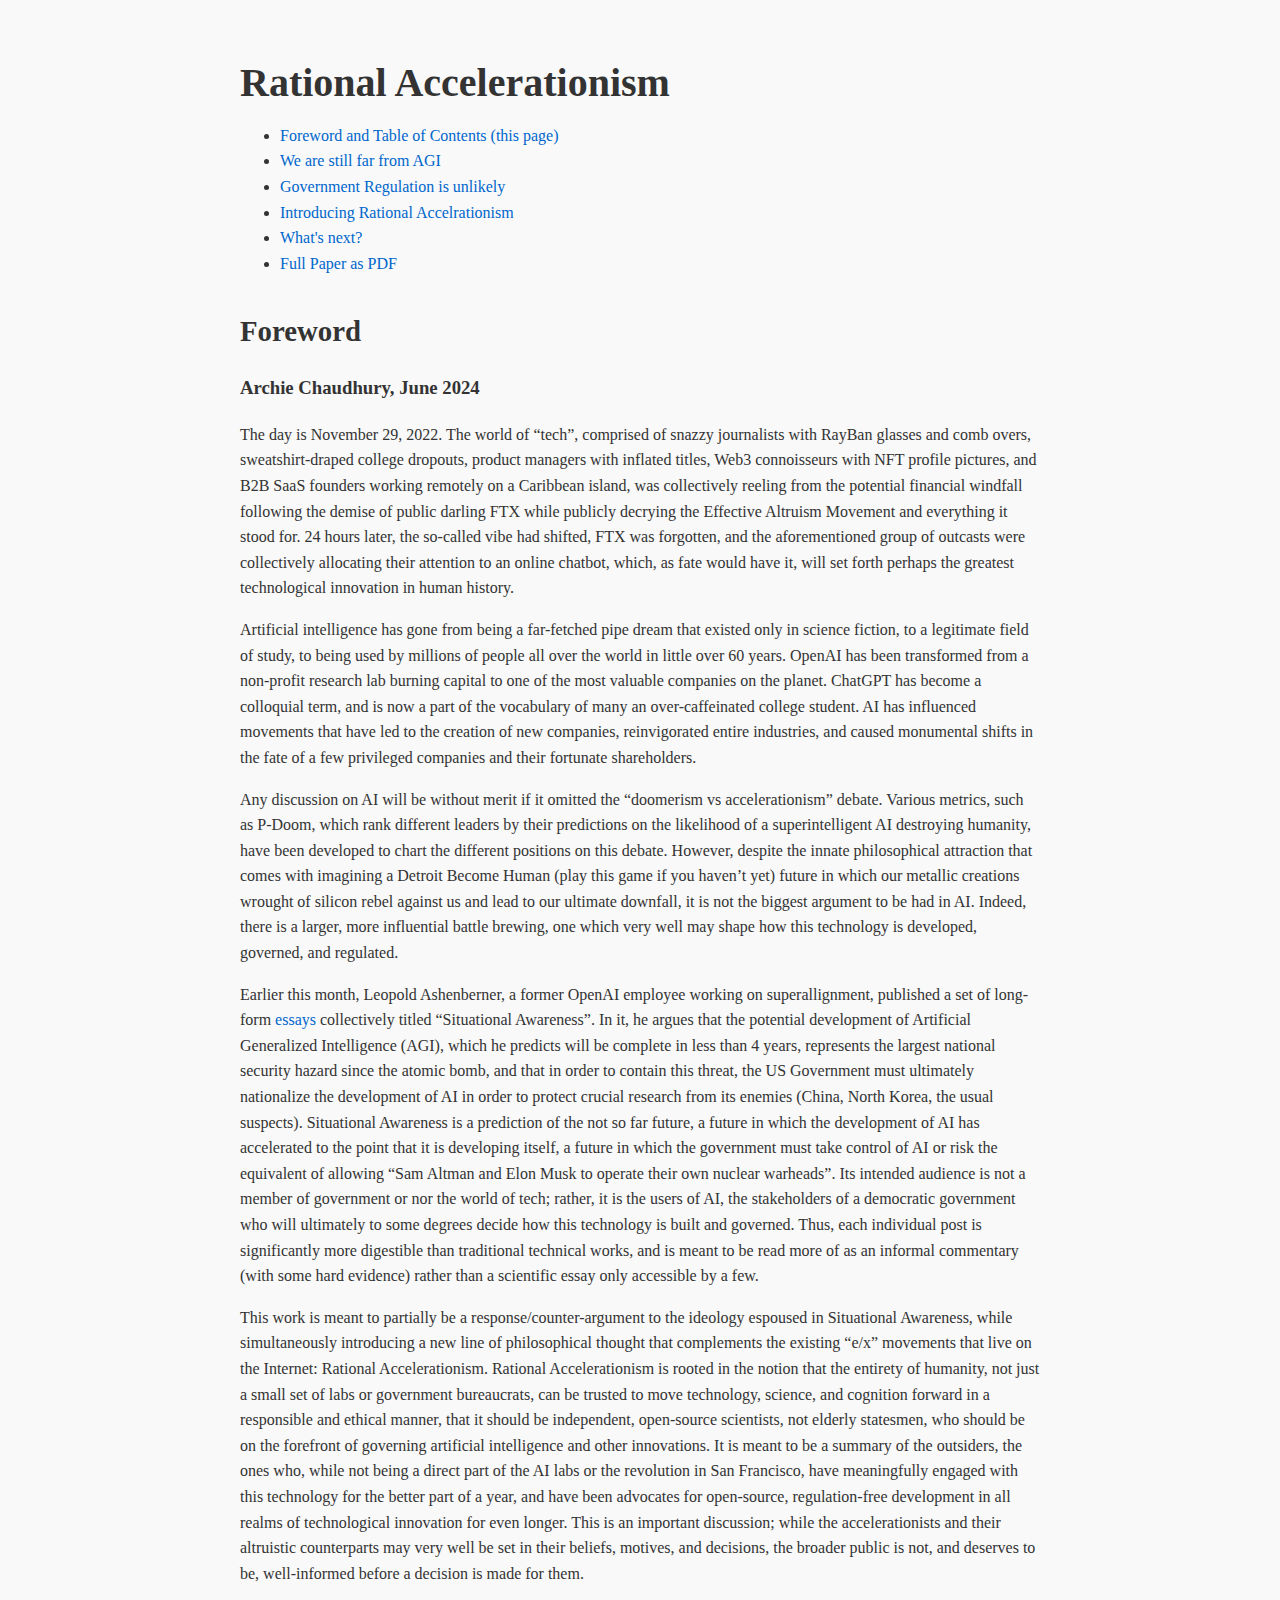
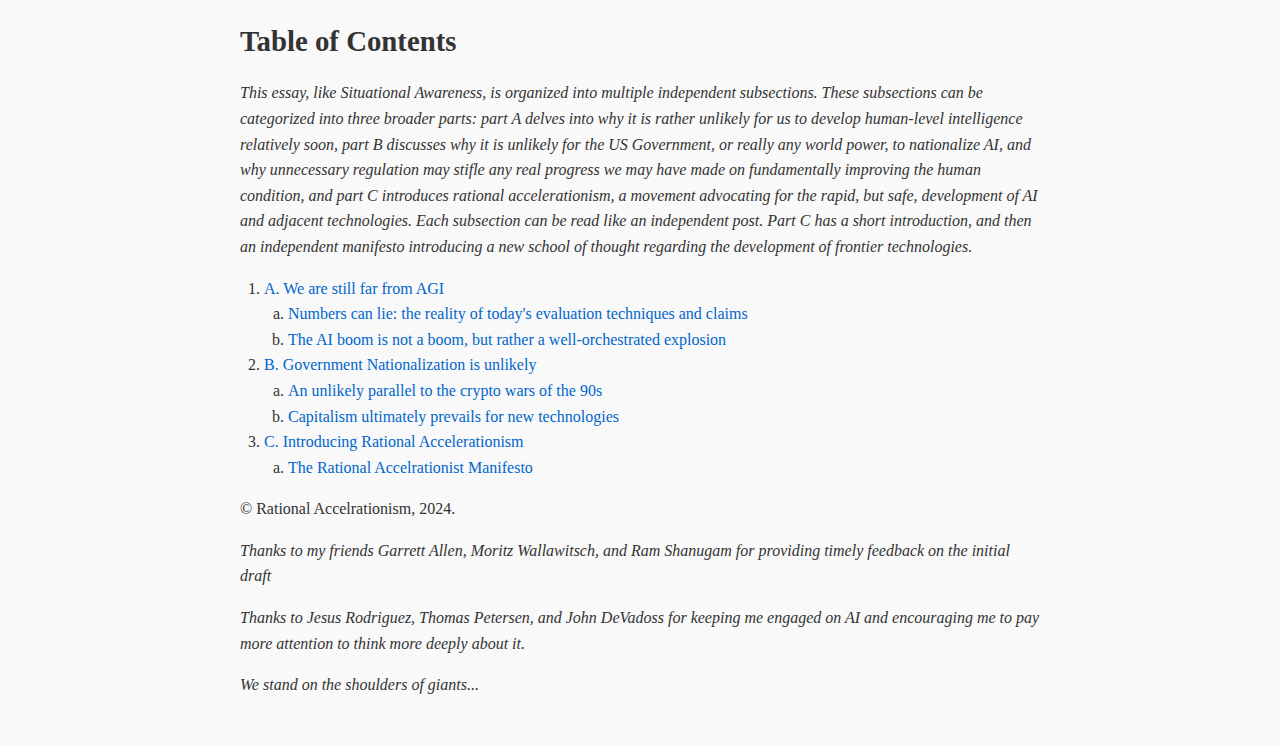
<file: index.html>
<!DOCTYPE html>
<html lang="en">
<head>
    <meta charset="UTF-8">
    <meta name="viewport" content="width=device-width, initial-scale=1.0">
    <title>Rational Accelerationism</title>
    <link rel="stylesheet" href="styles.css">
</head>
<body>
    <header>
        <h1>Rational Accelerationism</h1>
        <nav>
            <ul>
                <li><a href="index.html">Foreword and Table of Contents (this page)</a></li>
                <li><a href="part-a.html">We are still far from AGI</a></li>
                <li><a href="part-b.html">Government Regulation is unlikely</a></li>
                <li><a href="part-c.html">Introducing Rational Accelrationism</a></li>
                <li><a href="part-d.html">What's next?</a></li>
                <li><a href = "images\rational-accelrationism.pdf">Full Paper as PDF</a></li>
                
            </ul>
        </nav>
    </header>
    
    <main>
        <section id="foreword">
            <h2>Foreword</h2>
            <h3><b>Archie Chaudhury, June 2024</b></h3>
            <p>The day is November 29, 2022. The world of “tech”, comprised of snazzy journalists with RayBan glasses and comb overs, sweatshirt-draped college dropouts, product managers with inflated titles, Web3 connoisseurs with NFT profile pictures, and B2B SaaS founders working remotely on a Caribbean island, was collectively reeling from the potential financial windfall following the demise of public darling FTX while publicly decrying the Effective Altruism Movement and everything it stood for. 24 hours later, the so-called vibe had shifted, FTX was forgotten, and the aforementioned group of outcasts were collectively allocating their attention to an online chatbot, which, as fate would have it, will set forth perhaps the greatest technological innovation in human history.</p>
            <p>Artificial intelligence has gone from being a far-fetched pipe dream that existed only in science fiction, to a legitimate field of study, to being used by millions of people all over the world in little over 60 years. OpenAI has been transformed from a non-profit research lab burning capital to one of the most valuable companies on the planet. ChatGPT has become a colloquial term, and is now a part of the vocabulary of many an over-caffeinated college student. AI has influenced movements that have led to the creation of new companies, reinvigorated entire industries, and caused monumental shifts in the fate of a few privileged companies and their fortunate shareholders. </p>
            <p>Any discussion on AI will be without merit if it omitted the “doomerism vs accelerationism” debate. Various metrics, such as P-Doom, which rank different leaders by their predictions on the likelihood of a superintelligent AI destroying humanity, have been developed to chart the different positions on this debate. However, despite the innate philosophical attraction that comes with imagining a Detroit Become Human (play this game if you haven’t yet) future in which our metallic creations wrought of silicon rebel against us and lead to our ultimate downfall, it is not the biggest argument to be had in AI. Indeed, there is a larger, more influential battle brewing, one which very well may shape how this technology is developed, governed, and regulated. </p>
            <p>Earlier this month, Leopold Ashenberner, a former OpenAI employee working on superallignment, published a set of long-form <a href= "https://situational-awareness.ai">essays</a> collectively titled “Situational Awareness”. In it, he argues that the potential development of Artificial Generalized Intelligence (AGI), which he predicts will be complete in less than 4 years, represents the largest national security hazard since the atomic bomb, and that in order to contain this threat, the US Government must ultimately nationalize the development of AI in order to protect crucial research from its enemies (China, North Korea, the usual suspects). Situational Awareness is a prediction of the not so far future, a future in which the development of AI has accelerated to the point that it is developing itself, a future in which the government must take control of AI or risk the equivalent of allowing “Sam Altman and Elon Musk to operate their own nuclear warheads”. Its intended audience is not a member of government or nor the world of tech; rather, it is the users of AI, the stakeholders of a democratic government who will ultimately to some degrees decide how this technology is built and governed. Thus, each individual post is significantly more digestible than traditional technical works, and is meant to be read more of as an informal commentary (with some hard evidence) rather than a scientific essay only accessible by a few.</p>
            <p>This work is meant to partially be a response/counter-argument to the ideology espoused in Situational Awareness, while simultaneously introducing a new line of philosophical thought that complements the existing “e/x” movements that live on the Internet: Rational Accelerationism. Rational Accelerationism is rooted in the notion that the entirety of humanity, not just a small set of labs or government bureaucrats, can be trusted to move technology, science, and cognition forward in a responsible and ethical manner, that it should be independent, open-source scientists, not elderly statesmen, who should be on the forefront of governing artificial intelligence and other innovations. It is meant to be a summary of the outsiders, the ones who, while not being a direct part of the AI labs or the revolution in San Francisco, have meaningfully engaged with this technology for the better part of a year, and have been advocates for open-source, regulation-free development in all realms of technological innovation for even longer. This is an important discussion; while the accelerationists and their altruistic counterparts may very well be set in their beliefs, motives, and decisions, the broader public is not, and deserves to be, well-informed before a decision is made for them. </p>
        </section>
        
        <section id="toc">
            <h2>Table of Contents</h2>
            <p><i>This essay, like Situational Awareness, is organized into multiple independent subsections. These subsections can be categorized into three broader parts: part A delves into why it is rather unlikely for us to develop human-level intelligence relatively soon,  part B discusses why it is unlikely for the US Government, or really any world power, to nationalize AI, and why unnecessary regulation may stifle any real progress we may have made on fundamentally improving the human condition, and part C introduces rational accelerationism, a movement advocating for the rapid, but safe, development of AI and adjacent technologies. 

                Each subsection can be read like an independent post. Part C has a short introduction, and then an independent manifesto introducing a new school of thought regarding the development of frontier technologies.
                </i></p>
            <ol>
                <li> <a href = "part-a.html">A. We are still far from AGI</a>
                    <ol>
                        <li> <a href = "part-a.html#benchmarking">Numbers can lie: the reality of today's evaluation techniques and claims</a></li>
                        <li> <a href = "part-a.html#boom">The AI boom is not a boom, but rather a well-orchestrated explosion</a></li>
                    </ol>
                </li>
                <li> <a href = "part-b.html">B. Government Nationalization is unlikely</a>
                    <ol>
                        <li> <a href = "part-b.html#cryptowars">An unlikely parallel to the crypto wars of the 90s</a></li>
                        <li> <a href = "part-b.html#capitalism">Capitalism ultimately prevails for new technologies</a></li>
                    </ol>
                </li>
                <li> <a href = "part-c.html">C. Introducing Rational Accelerationism</a>
                    <ol>
                        <li><a href = "part-c.html#manifesto">The Rational Accelrationist Manifesto</a></li>
                    </ol>
                </li>
            </ol>
        </section>
    </main>
    
    <footer>
        <p>&copy; Rational Accelrationism, 2024.</p>
        <p><i>Thanks to my friends Garrett Allen, Moritz Wallawitsch, and Ram Shanugam for providing timely feedback on the initial draft</i></p>
        <p><i> Thanks to Jesus Rodriguez, Thomas Petersen, and John DeVadoss for keeping me engaged on AI and encouraging me to pay more attention to think more deeply about it.</i></p>
        <p><i>We stand on the shoulders of giants...</i></p>
    </footer>
</body>
</html>
</file>
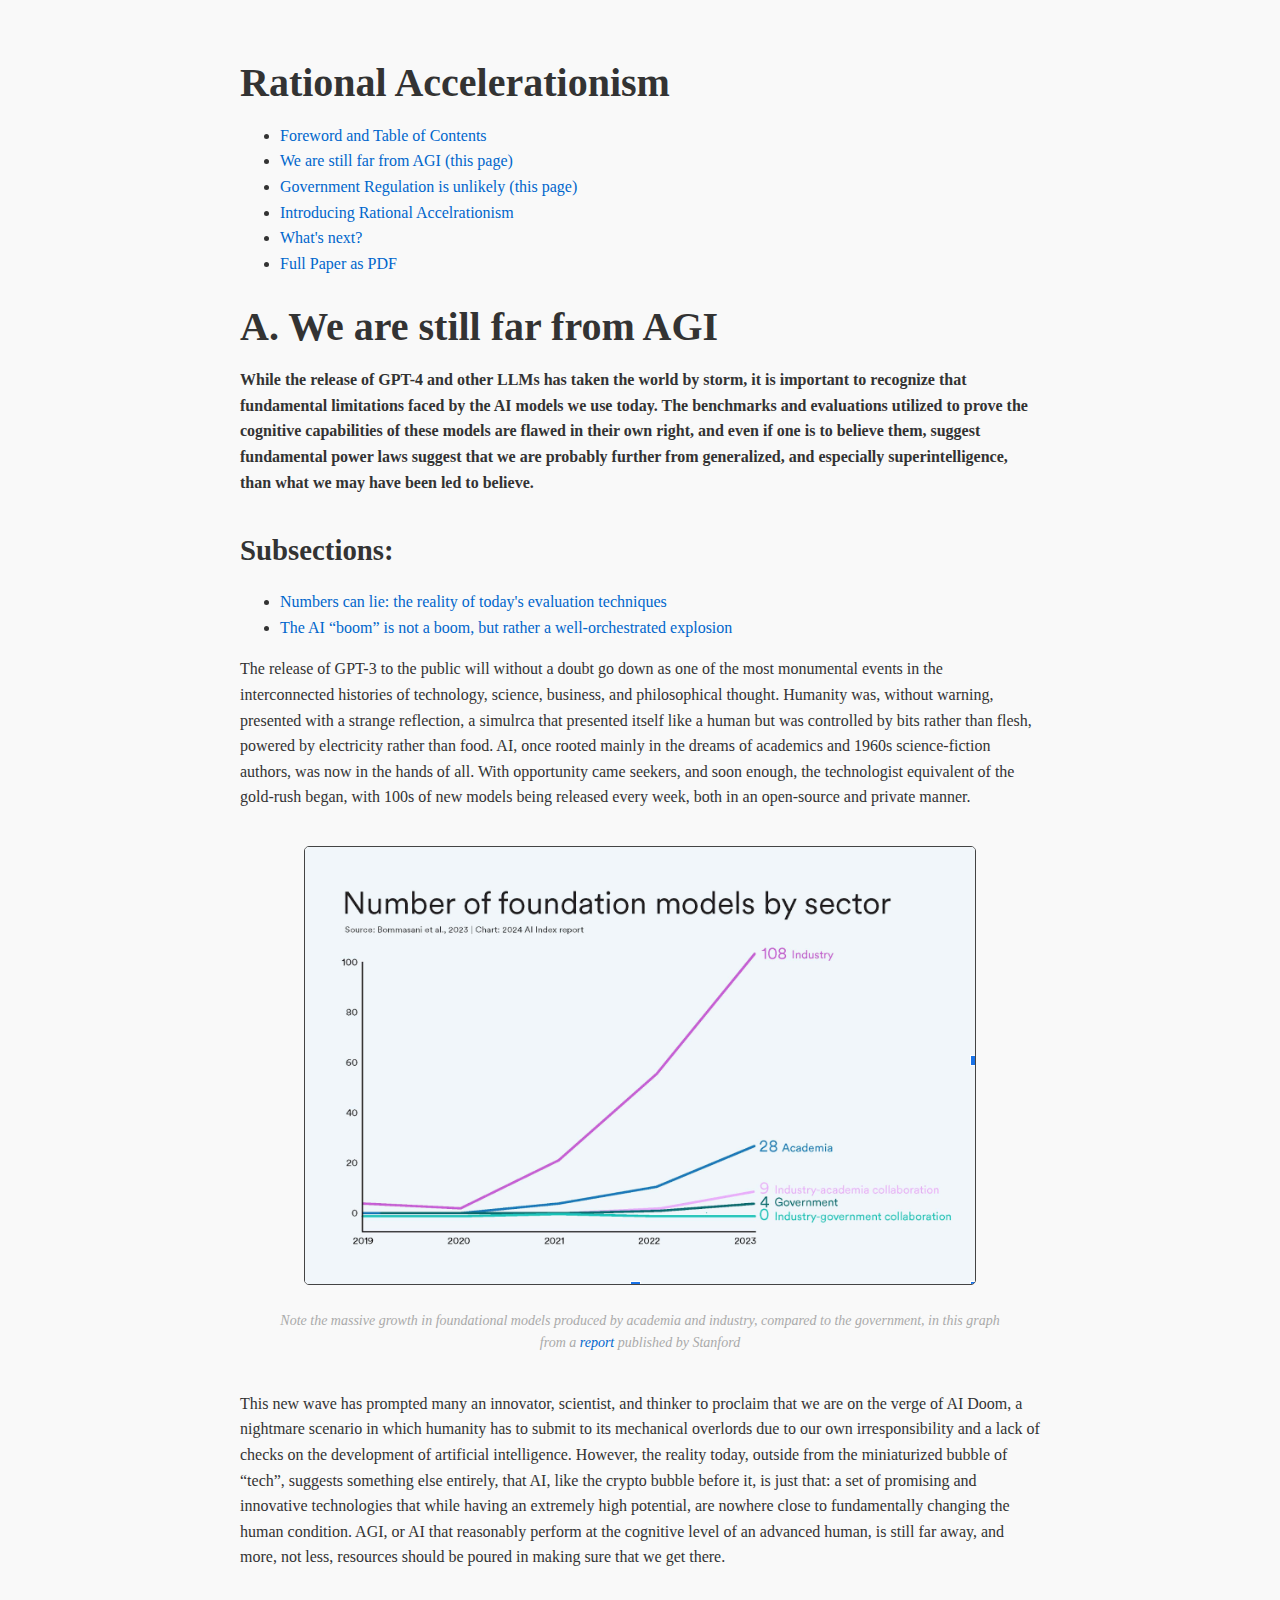
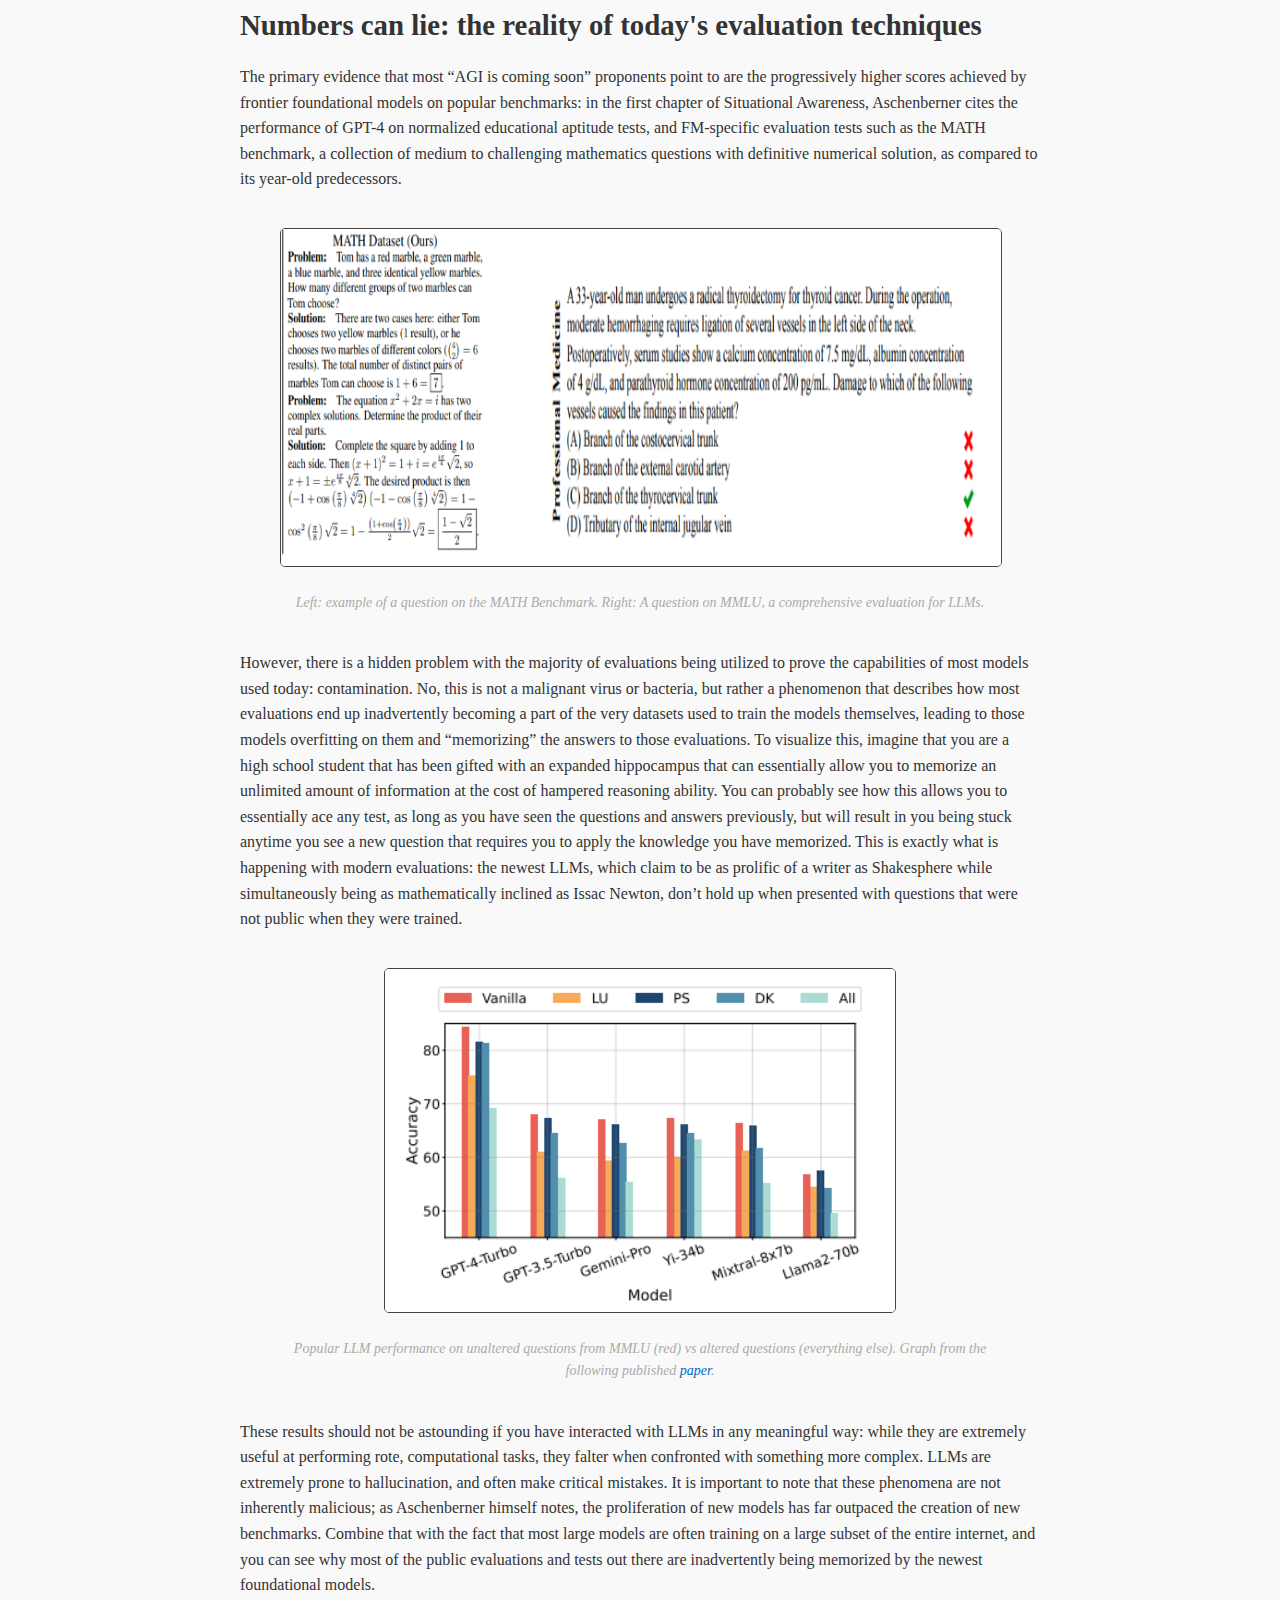
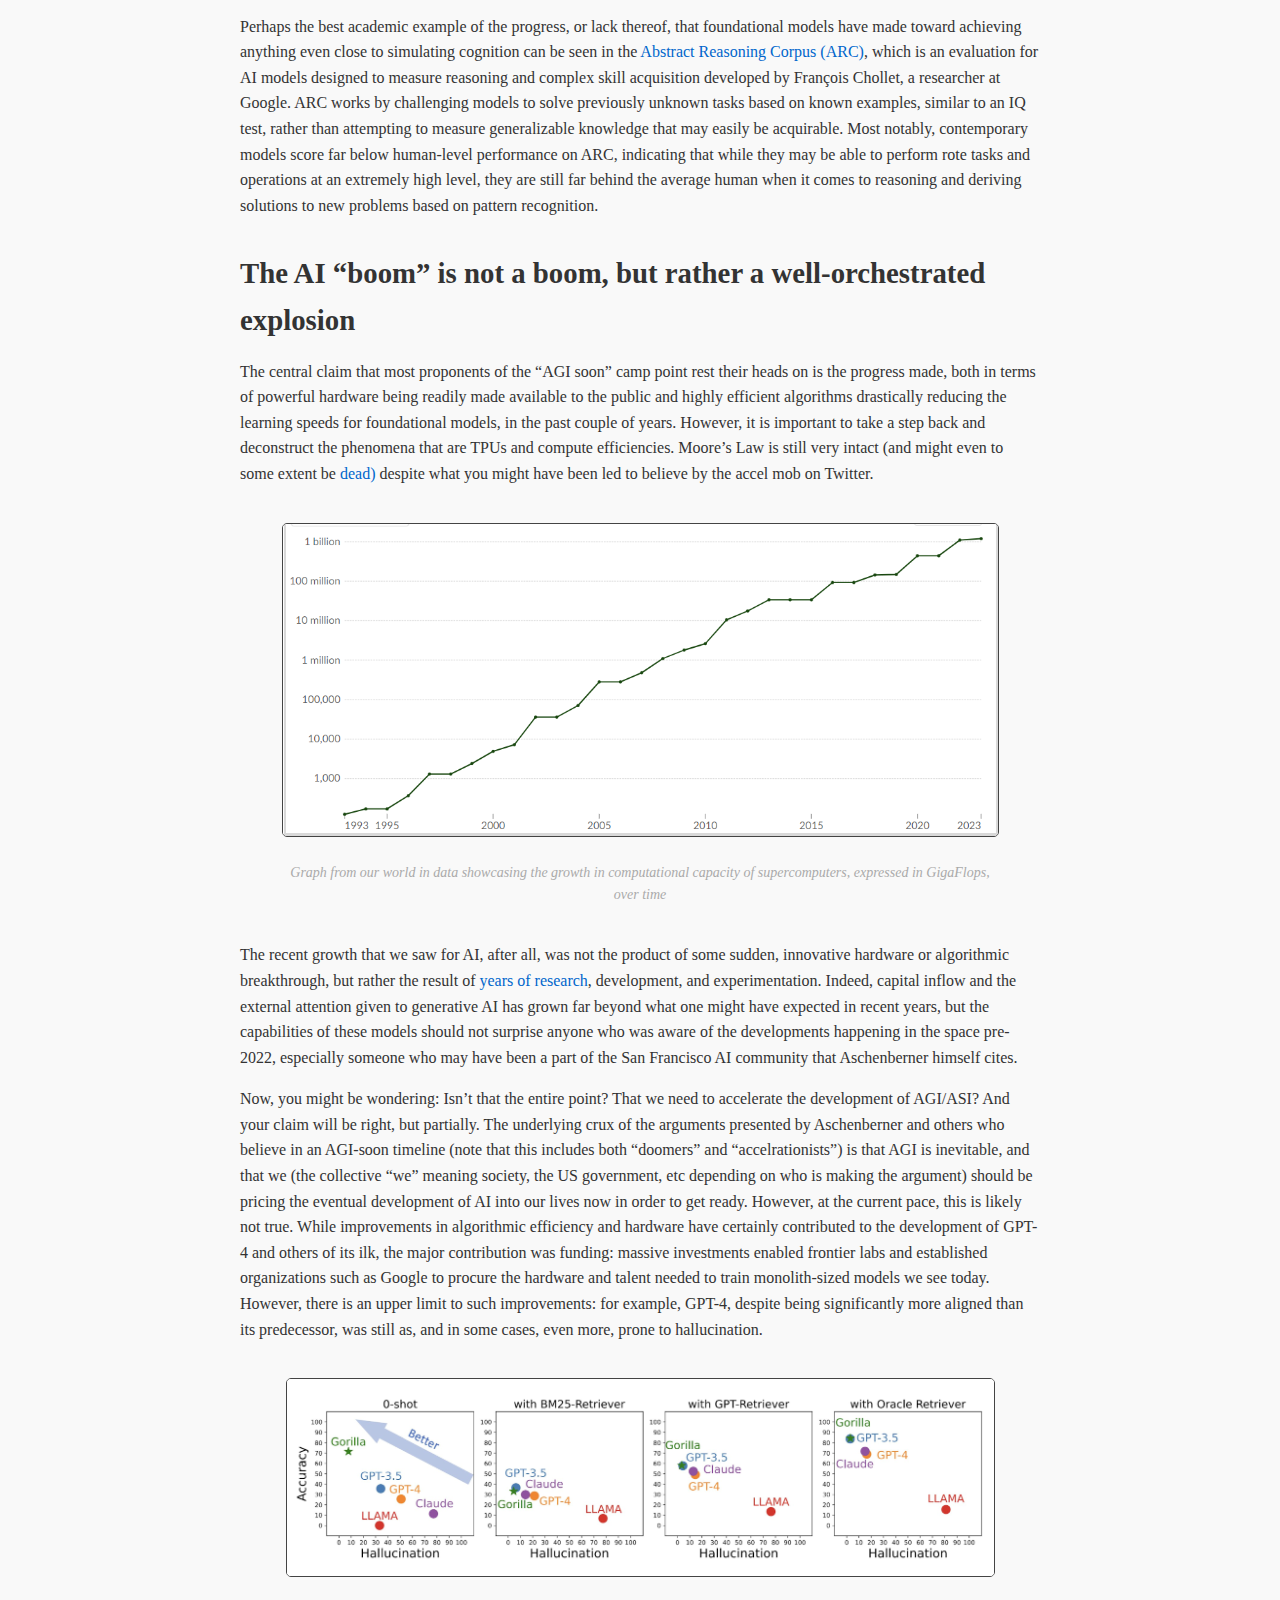
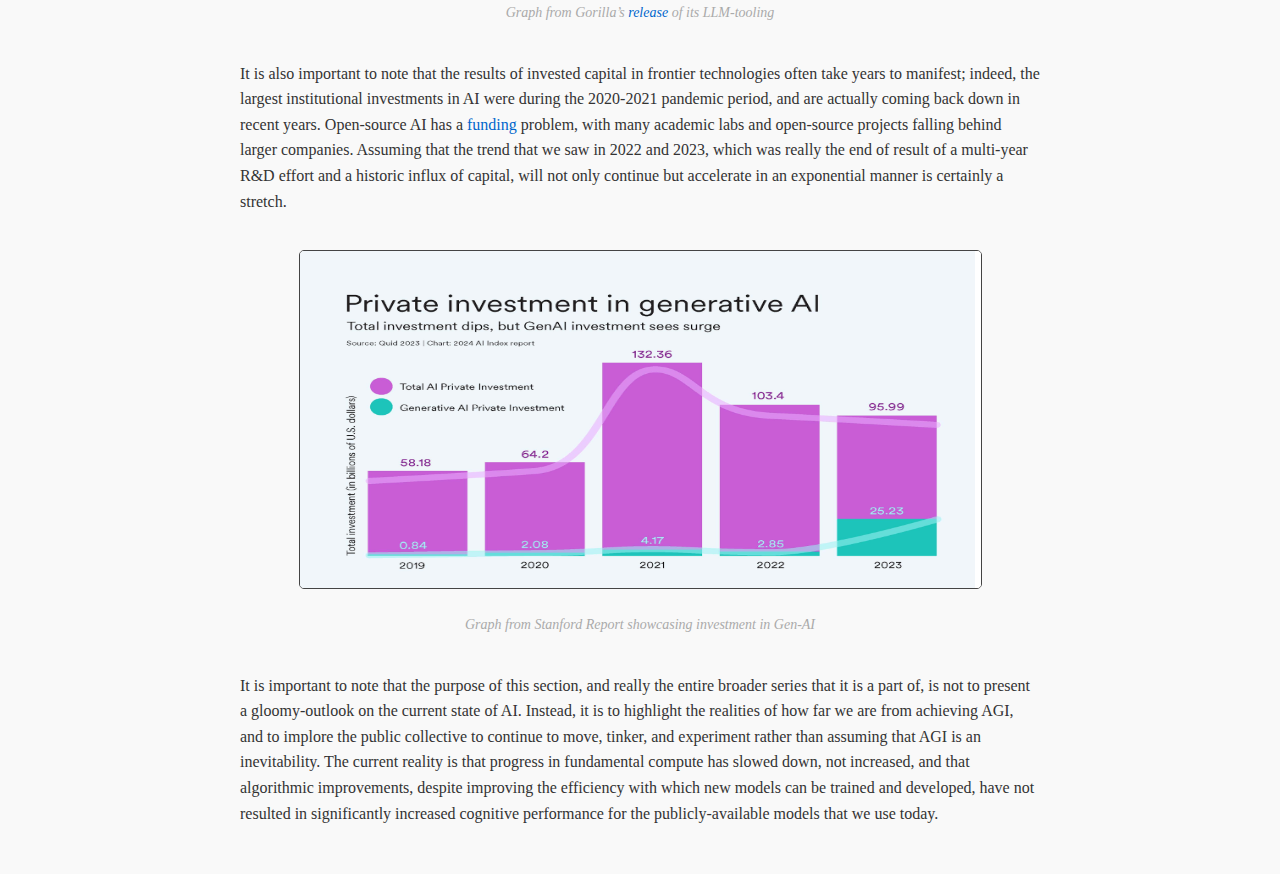
<file: part-a.html>
<!DOCTYPE html>
<html lang="en">
<head>
    <meta charset="UTF-8">
    <meta name="viewport" content="width=device-width, initial-scale=1.0">
    <title>We are still far from AGI</title>
    <link rel="stylesheet" href="styles.css">
</head>
<header>
    <h1>Rational Accelerationism</h1>
    <nav>
        <ul>
            <li><a href="index.html">Foreword and Table of Contents</a></li>
            <li><a href="part-a.html">We are still far from AGI (this page)</a></li>
            <li><a href="part-b.html">Government Regulation is unlikely (this page)</a></li>
            <li><a href="part-c.html">Introducing Rational Accelrationism</a></li>
            <li><a href="part-d.html">What's next?</a></li>
            <li><a href = "images\rational-accelrationism.pdf">Full Paper as PDF</a></li>
        </ul>
    </nav>
</header>
<body>
    <main>
        <h1>A. We are still far from AGI</h1>
        
        <p class="summary"><strong>While the release of GPT-4 and other LLMs has taken the world by storm, it is important to recognize that fundamental limitations faced by the AI models we use today. The benchmarks and evaluations utilized to prove the cognitive capabilities of these models are flawed in their own right, and even if one is to believe them, suggest fundamental power laws suggest that we are probably further from generalized, and especially superintelligence, than what we may have been led to believe.
        </strong></p>

        
        <nav class="contents">
            <h2>Subsections:</h2>
            <ul>
                <li><a href="#benchmarking">Numbers can lie: the reality of today's evaluation techniques</a></li>
                <li><a href="#boom">The AI “boom” is not a boom, but rather a well-orchestrated explosion</a></li>
            </ul>
        </nav>
        <article>
            <p>The release of GPT-3 to the public will without a doubt go down as one of the most monumental events in the interconnected histories of technology, science, business, and philosophical thought. Humanity was, without warning, presented with a strange reflection, a simulrca that presented itself like a human but was controlled by bits rather than flesh, powered by electricity rather than food. AI, once rooted mainly in the dreams of academics and 1960s science-fiction authors, was now in the hands of all. With opportunity came seekers, and soon enough, the technologist equivalent of the gold-rush began, with 100s of new models being released every week, both in an open-source and private manner.
            </p>
            <figure>
                <img src="images/foundational.png" alt="Growth of Foundational Models">
                <figcaption>Note the massive growth in foundational models produced by academia and industry, compared to the government, in this graph from a <a href = "https://hai.stanford.edu/news/ai-index-state-ai-13-charts">report</a> published by Stanford
                </figcaption>
            </figure>
            <p>This new wave has prompted many an innovator, scientist, and thinker to proclaim that we are on the verge of AI Doom, a nightmare scenario in which humanity has to submit to its mechanical overlords due to our own irresponsibility and a lack of checks on the development of artificial intelligence. However, the reality today, outside from the miniaturized bubble of “tech”, suggests something else entirely, that AI, like the crypto bubble before it, is just that: a set of promising and innovative technologies that while having an extremely high potential, are nowhere close to fundamentally changing the human condition. AGI, or AI that reasonably perform at the cognitive level of an advanced human, is still far away, and more, not less, resources should be poured in making sure that we get there. </p>
        </article>
        <section id="benchmarking">
            <h2>Numbers can lie: the reality of today's evaluation techniques</h2>
            <article>
                <p>The primary evidence that most “AGI is coming soon” proponents point to are the progressively higher scores achieved by frontier foundational models on popular benchmarks: in the first chapter of Situational Awareness, Aschenberner cites the performance of GPT-4 on normalized educational aptitude tests, and FM-specific evaluation tests such as the MATH benchmark, a collection of medium to challenging mathematics questions with definitive numerical solution, as compared to its year-old predecessors. </p>
                <figure>
                    <img src="images/math.png" alt="Examples of questions on popular benchmarks">
                    <figcaption>Left: example of a question on the MATH Benchmark. Right: A question on MMLU, a comprehensive evaluation for LLMs.
                    </figcaption>
                </figure>
                <p>However, there is a hidden problem with the majority of evaluations being utilized to prove the capabilities of most models used today: contamination. No, this is not a malignant virus or bacteria, but rather a phenomenon that describes how most evaluations end up inadvertently becoming a part of the very datasets used to train the models themselves, leading to those models overfitting on them and “memorizing” the answers to those evaluations. To visualize this, imagine that you are a high school student that has been gifted with an expanded hippocampus that can essentially allow you to memorize an unlimited amount of information at the cost of hampered reasoning ability. You can probably see how this allows you to essentially ace any test, as long as you have seen the questions and answers previously, but will result in you being stuck anytime you see a new question that requires you to apply the knowledge you have memorized. This is exactly what is happening with modern evaluations: the newest LLMs, which claim to be as prolific of a writer as Shakesphere while simultaneously being as mathematically inclined as Issac Newton, don’t hold up when presented with questions that were not public when they were trained. </p>
                <figure>
                    <img src="images/mmlu.png" alt="Decreased performance on new questions">
                    <figcaption>Popular LLM performance on unaltered questions from MMLU (red) vs altered questions (everything else). Graph from the following published <a href = "https://arxiv.org/abs/2402.14865">paper</a>.
                    </figcaption>
                </figure>
                <p>These results should not be astounding if you have interacted with LLMs in any meaningful way: while they are extremely useful at performing rote, computational tasks, they falter when confronted with something more complex. LLMs are extremely prone to hallucination, and often make critical mistakes. It is important to note that these phenomena are not inherently malicious; as Aschenberner himself notes, the proliferation of new models has far outpaced the creation of new benchmarks. Combine that with the fact that most large models are often training on a large subset of the entire internet, and you can see why most of the public evaluations and tests out there are inadvertently being memorized by the newest foundational models. </p>
            <p>Perhaps the best academic example of the progress, or lack thereof, that foundational models have made toward achieving anything even close to simulating cognition can be seen in the <a href = "https://lab42.global/arc/"> Abstract Reasoning Corpus (ARC)</a>, which is an evaluation for AI models designed to measure reasoning and complex skill acquisition developed by François Chollet, a researcher at Google. ARC works by challenging models to solve previously unknown tasks based on known examples, similar to an IQ test, rather than attempting to measure generalizable knowledge that may easily be acquirable. Most notably, contemporary models score far below human-level performance on ARC, indicating that while they may be able to perform rote tasks and operations at an extremely high level, they are still far behind the average human when it comes to reasoning and deriving solutions to new problems based on pattern recognition. </p>
            </article>
        </section>
        
        <section id="boom">
            <h2>The AI “boom” is not a boom, but rather a well-orchestrated explosion</h2>
           <article>
            <p>The central claim that most proponents of the “AGI soon” camp point rest their heads on is the progress made, both in terms of powerful hardware being readily made available to the public and highly efficient algorithms drastically reducing the learning speeds for foundational models, in the past couple of years. However, it is important to take a step back and deconstruct the phenomena that are TPUs and compute efficiencies. Moore’s Law is still very intact (and might even to some extent be <a href="https://cap.csail.mit.edu/death-moores-law-what-it-means-and-what-might-fill-gap-going-forward#:~:text=THE%20REALITY%3A%20MOORE'S%20LAW%20IS%20OVER&text=Although%20miniaturization%20is%20still%20happening,two%20years%20has%20been%20broken.">dead)</a> despite what you might have been led to believe by the accel mob on Twitter. 
            </p>
            <figure>
                <img src="images/graph.png" alt="Compute Growth">
                <figcaption>Graph from our world in data showcasing the growth in computational capacity of supercomputers, expressed in GigaFlops, over time
                </figcaption>
            </figure>
            <p>The recent growth that we saw for AI, after all, was not the product of some sudden, innovative hardware or algorithmic breakthrough, but rather the result of <a href = "https://s3-us-west-2.amazonaws.com/openai-assets/research-covers/language-unsupervised/language_understanding_paper.pdf">years of research</a>, development, and experimentation. Indeed, capital inflow and the external attention given to generative AI has grown far beyond what one might have expected in recent years, but the capabilities of these models should not surprise anyone who was aware of the developments happening in the space pre-2022, especially someone who may have been a part of the San Francisco AI community that Aschenberner himself cites. </p>
        <p>	Now, you might be wondering: Isn’t that the entire point? That we need to accelerate the development of AGI/ASI? And your claim will be right, but partially. The underlying crux of the arguments presented by Aschenberner and others who believe in an AGI-soon timeline (note that this includes both “doomers” and “accelrationists”) is that AGI is inevitable, and that we (the collective “we” meaning society, the US government, etc depending on who is making the argument) should be pricing the eventual development of AI into our lives now in order to get ready. However, at the current pace, this is likely not true. While improvements in algorithmic efficiency and hardware have certainly contributed to the development of GPT-4 and others of its ilk, the major contribution was funding: massive investments enabled frontier labs and established organizations such as Google to procure the hardware and talent needed to train monolith-sized models we see today. However, there is an upper limit to such improvements: for example, GPT-4, despite being significantly more aligned than its predecessor, was still as, and in some cases, even more, prone to hallucination.</p> 
        <figure>
            <img src="images/gorilla.png" alt="LLM Hallucination">
            <figcaption>Graph from Gorilla’s <a href = "https://konghq.com/blog/engineering/gorilla-llm">release</a> of its LLM-tooling
            </figcaption>
        </figure>
        <p>It is also important to note that the results of invested capital in frontier technologies often take years to manifest; indeed, the largest institutional investments in AI were during the 2020-2021 pandemic period, and are actually coming back down in recent years. Open-source AI has a <a href = "https://coindesk.com/opinion/2024/06/11/funding-open-source-generative-ai-with-crypto/?utm_content=editorial&utm_source=twitter&utm_term=organic&utm_campaign=coindesk_main&utm_medium=social">funding</a> problem, with many academic labs and open-source projects falling behind larger companies. Assuming that the trend that we saw in 2022 and 2023, which was really the end of result of a multi-year R&D effort and a historic influx of capital, will not only continue but accelerate in an exponential manner is certainly a stretch. 
        </p>
        <figure>
            <img src="images/investment.png" alt="Investment in AI over time">
            <figcaption>Graph from Stanford Report showcasing investment in Gen-AI
            </figcaption>
        </figure>
        <p>
            It is important to note that the purpose of this section, and really the entire broader series that it is a part of, is not to present a gloomy-outlook on the current state of AI. Instead, it is to highlight the realities of how far we are from achieving AGI, and to implore the public collective to continue to move, tinker, and experiment rather than assuming that AGI is an inevitability. The current reality is that progress in fundamental compute has slowed down, not increased, and that algorithmic improvements, despite improving the efficiency with which new models can be trained and developed, have not resulted in significantly increased cognitive performance for the publicly-available models that we use today. 
            </p>

        </article>
        </section>
        
        <!-- Other sections -->
        
    </main>
</body>
</html>
</file>
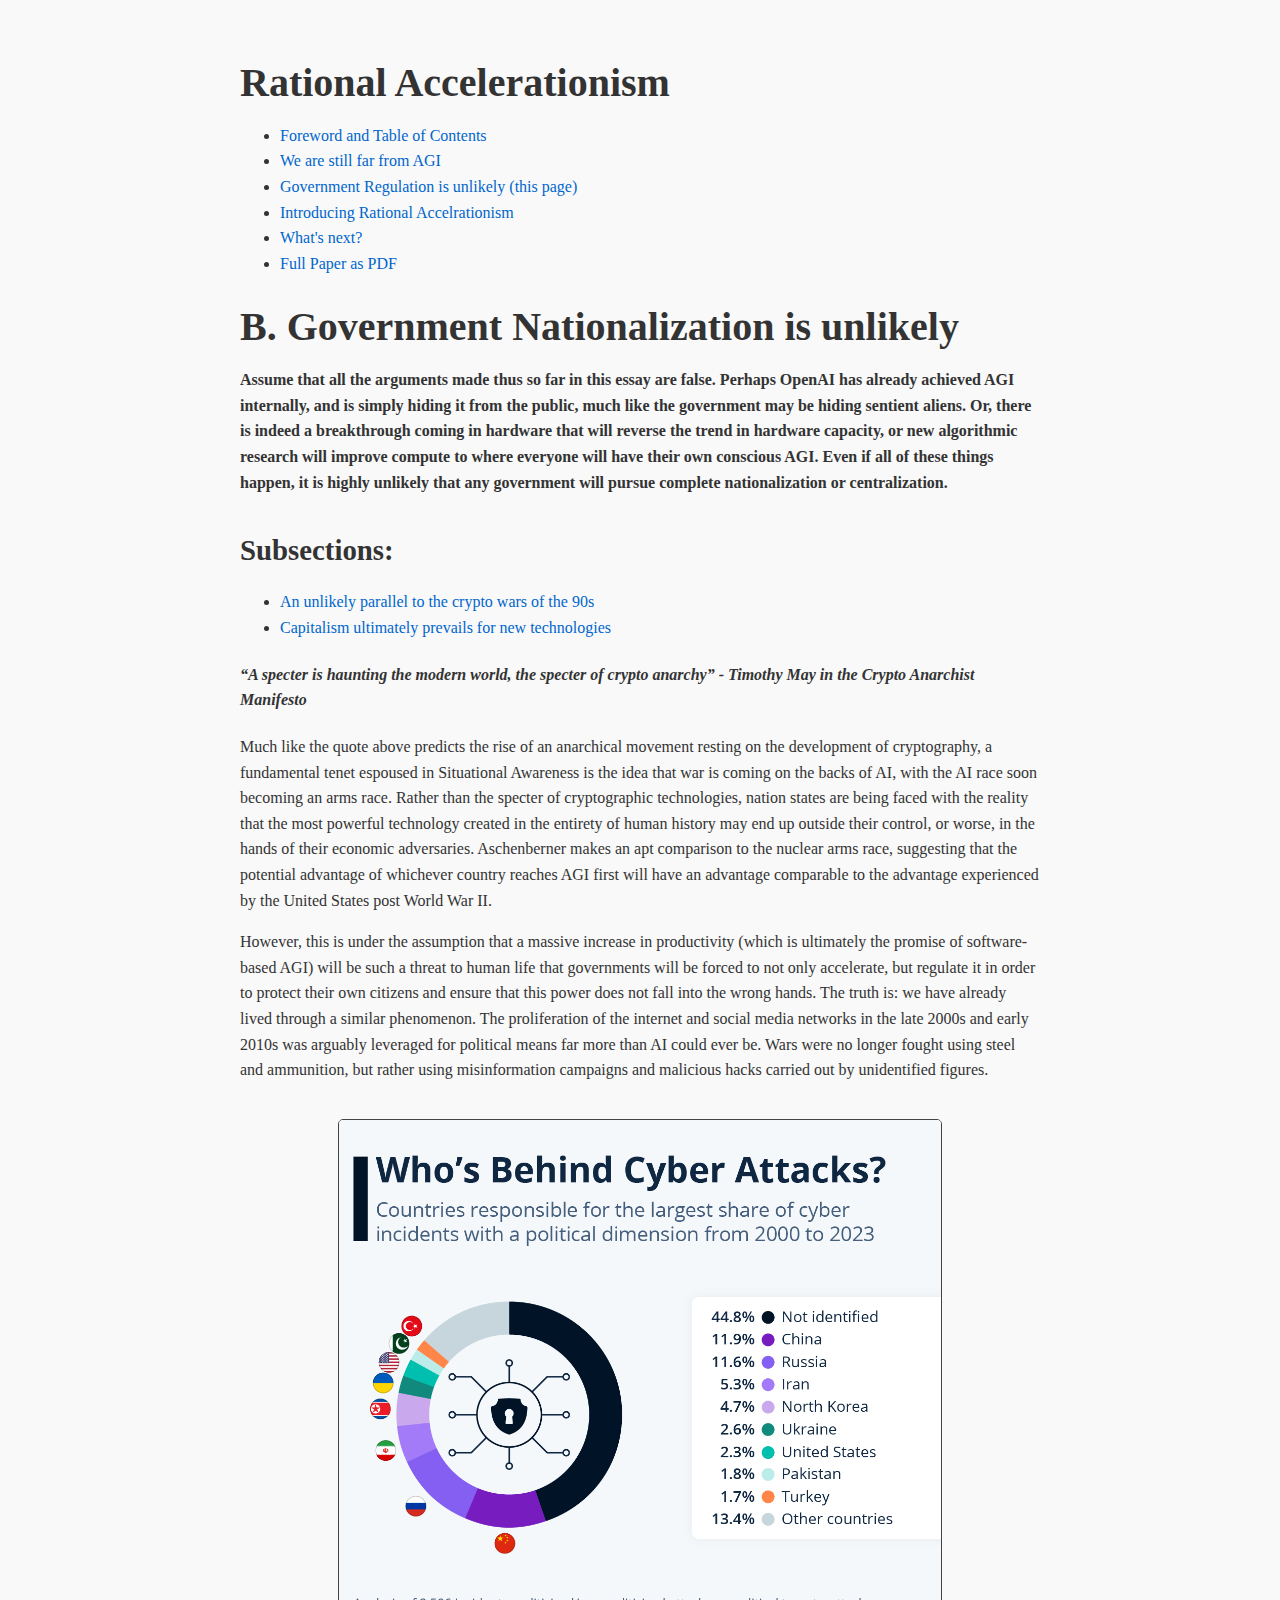
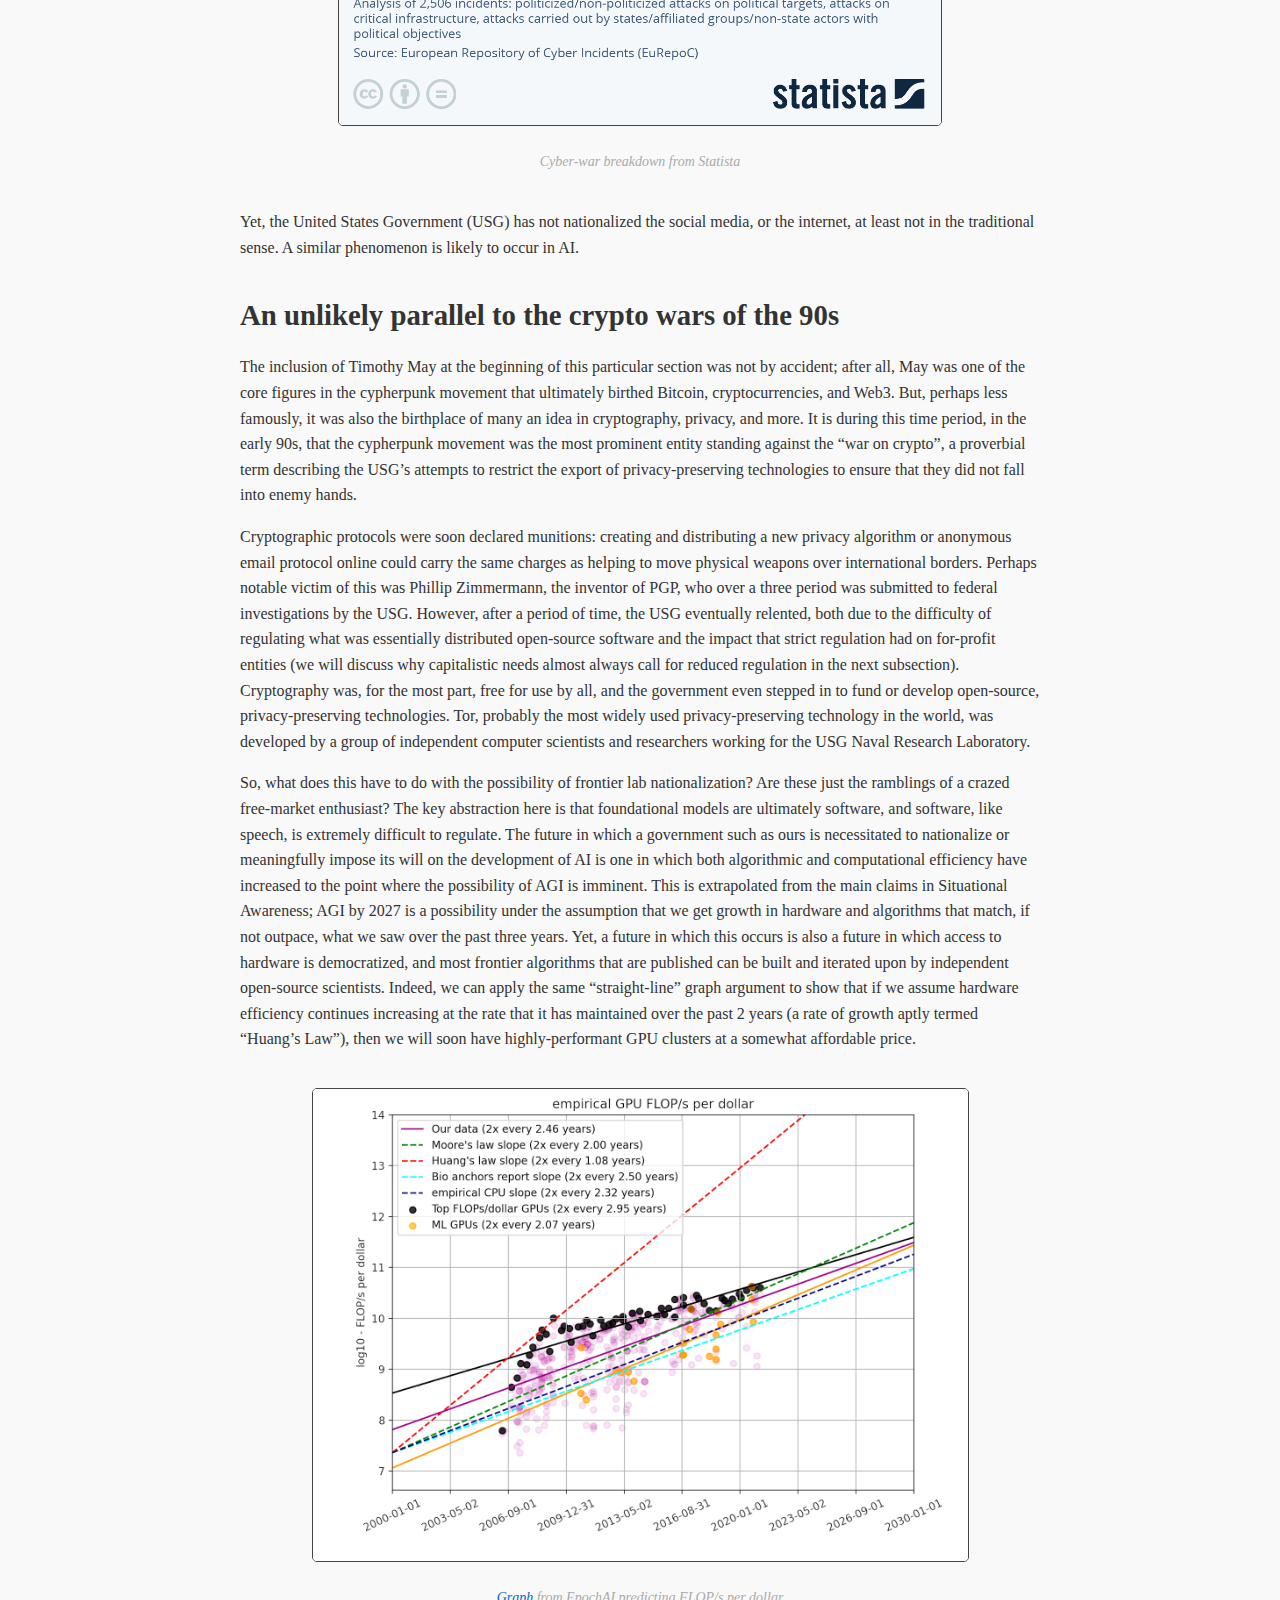
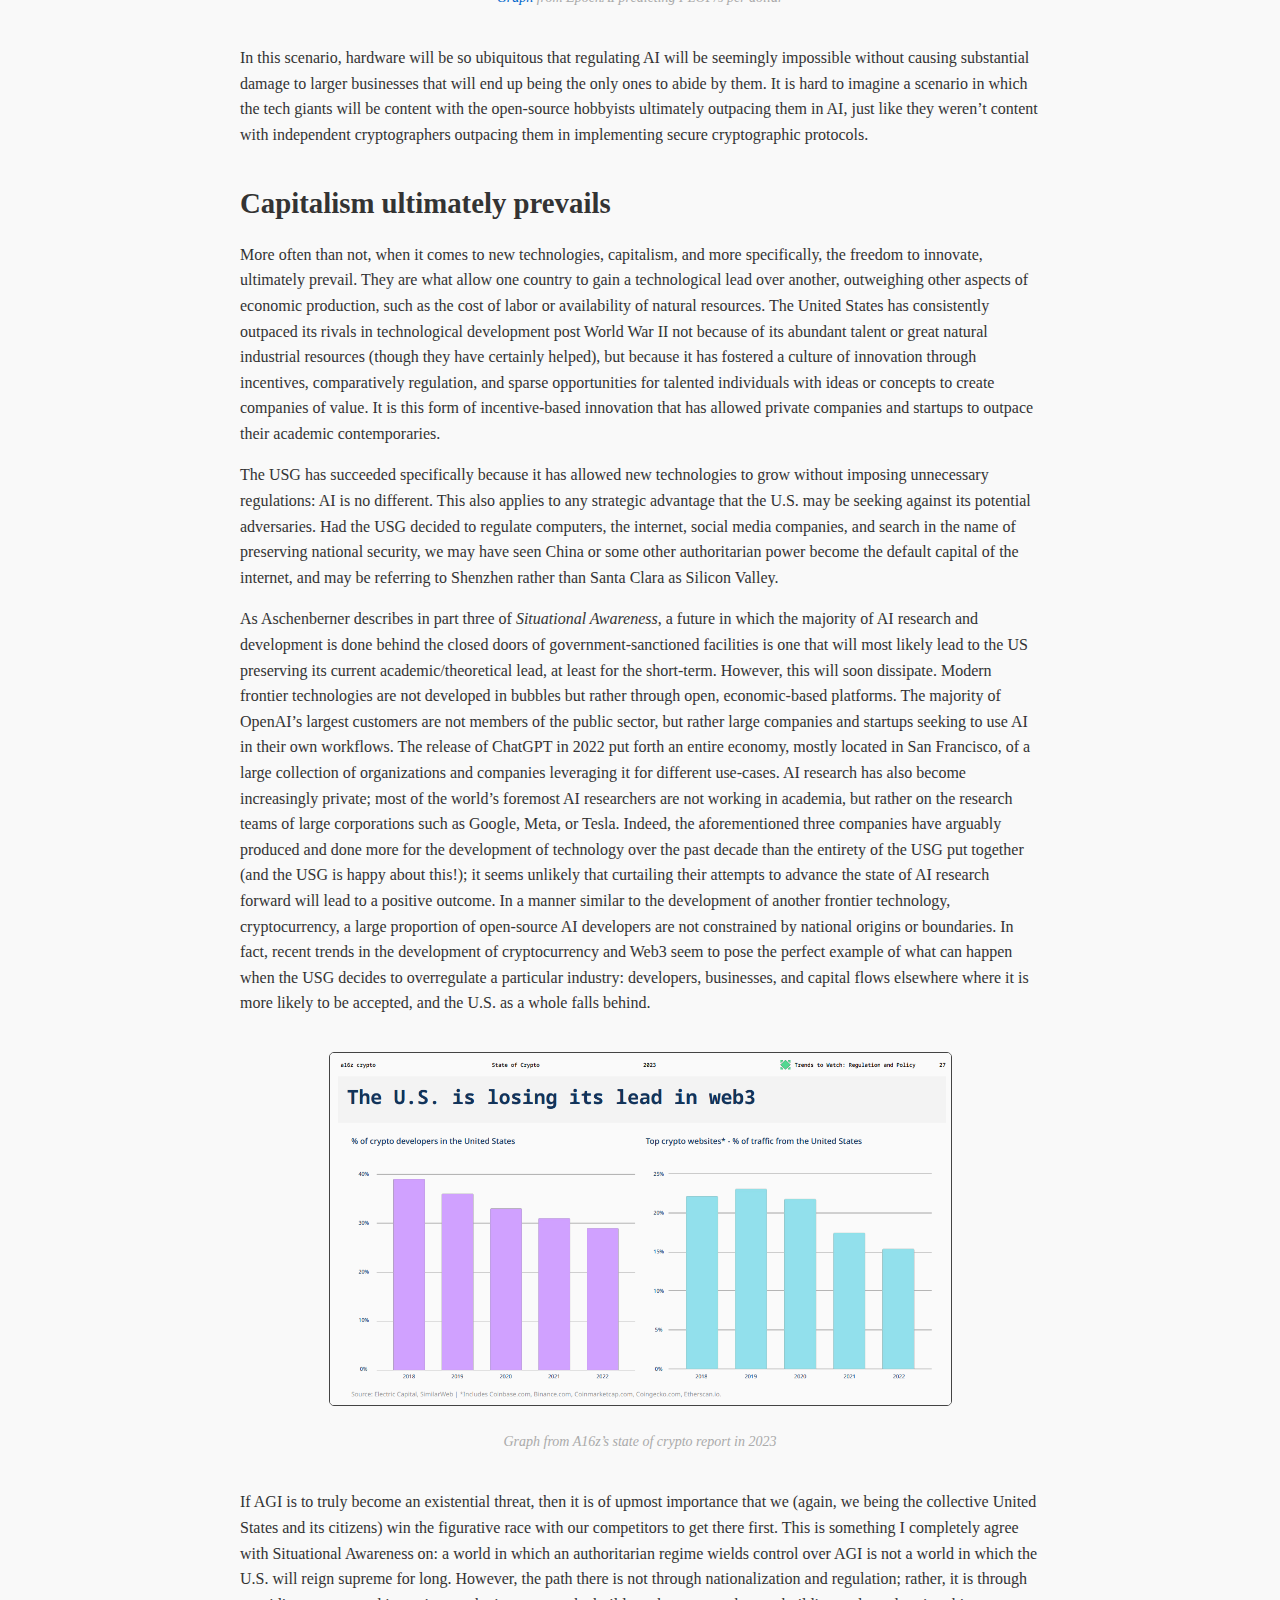
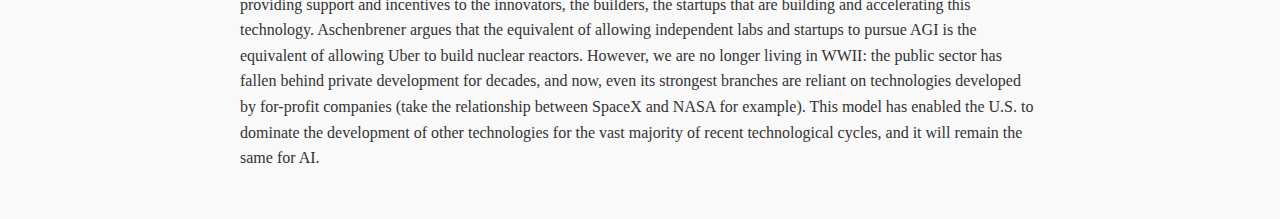
<file: part-b.html>
<!DOCTYPE html>
<html lang="en">
<head>
    <meta charset="UTF-8">
    <meta name="viewport" content="width=device-width, initial-scale=1.0">
    <title> Government Nationalization is unlikely</title>
    <link rel="stylesheet" href="styles.css">
</head>
<header>
    <h1>Rational Accelerationism</h1>
    <nav>
        <ul>
            <li><a href="index.html">Foreword and Table of Contents</a></li>
            <li><a href="part-a.html">We are still far from AGI</a></li>
            <li><a href="part-b.html">Government Regulation is unlikely (this page)</a></li>
            <li><a href="part-c.html">Introducing Rational Accelrationism</a></li>
            <li><a href="part-d.html">What's next?</a></li>
            <li><a href = "images\rational-accelrationism.pdf">Full Paper as PDF</a></li>
        </ul>
    </nav>
</header>
<body>
    <main>
        <h1>B. Government Nationalization is unlikely</h1>
        
        <p class="summary"><strong>Assume that all the arguments made thus so far in this essay are false. Perhaps OpenAI has already achieved AGI internally, and is simply hiding it from the public, much like the government may be hiding sentient aliens. Or, there is indeed a breakthrough coming in hardware that will reverse the trend in hardware capacity, or new algorithmic research will improve compute to where everyone will have their own conscious AGI. Even if all of these things happen, it is highly unlikely that any government will pursue complete nationalization or centralization.
        </strong></p>

        
        <nav class="contents">
            <h2>Subsections:</h2>
            <ul>
                <li><a href="#cryptowars">An unlikely parallel to the crypto wars of the 90s</a></li>
                <li><a href="#capitalism">Capitalism ultimately prevails for new technologies</a></li>
            </ul>
        </nav>
        <article>
            <h4><i>“A specter is haunting the modern world, the specter of crypto anarchy” - Timothy May in the Crypto Anarchist Manifesto

            </i></h4>

            <p>Much like the quote above predicts the rise of an anarchical movement resting on the development of cryptography, a fundamental tenet espoused in Situational Awareness is the idea that war is coming on the backs of AI, with the AI race soon becoming an arms race. Rather than the specter of cryptographic technologies, nation states are being faced with the reality that the most powerful technology created in the entirety of human history may end up outside their control, or worse, in the hands of their economic adversaries. Aschenberner makes an apt comparison to the nuclear arms race, suggesting that the potential advantage of whichever country reaches AGI first will have an advantage comparable to the advantage experienced by the United States post World War II. 
            </p>
            <p>However, this is under the assumption that a massive increase in productivity (which is ultimately the promise of software-based AGI) will be such a threat to human life that governments will be forced to not only accelerate, but regulate it in order to protect their own citizens and ensure that this power does not fall into the wrong hands. The truth is: we have already lived through a similar phenomenon. The proliferation of the internet and social media networks in the late 2000s and early 2010s was arguably leveraged for political means far more than AI could ever be. Wars were no longer fought using steel and ammunition, but rather using misinformation campaigns and malicious hacks carried out by unidentified figures.
            </p>
            <figure>
                <img src="images/cyber.png" alt="Cyber Attacks ">
                <figcaption>Cyber-war breakdown from Statista
                </figcaption>
            </figure>
            <p>Yet, the United States Government (USG) has not nationalized the social media, or the internet, at least not in the traditional sense. A similar phenomenon is likely to occur in AI. 
            </p>
        </article>
        <section id="cryptowars">
            <h2>An unlikely parallel to the crypto wars of the 90s
            </h2>
            <article>
                <p>The inclusion of Timothy May at the beginning of this particular section was not by accident; after all, May was one of the core figures in the cypherpunk movement that ultimately birthed Bitcoin, cryptocurrencies, and Web3. But, perhaps less famously, it was also the birthplace of many an idea in cryptography, privacy, and more. It is during this time period, in the early 90s, that the cypherpunk movement was the most prominent entity standing against the “war on crypto”, a proverbial term describing the USG’s attempts to restrict the export of privacy-preserving technologies to ensure that they did not fall into enemy hands.
                </p>
                <p>Cryptographic protocols were soon declared munitions: creating and distributing a new privacy algorithm or anonymous email protocol online could carry the same charges as helping to move physical weapons over international borders. Perhaps notable victim of this was Phillip Zimmermann, the inventor of PGP, who over a three period was submitted to federal investigations by the USG. However, after a period of time, the USG eventually relented, both due to the difficulty of regulating what was essentially distributed open-source software and the impact that strict regulation had on for-profit entities (we will discuss why capitalistic needs almost always call for reduced regulation in the next subsection). Cryptography was, for the most part, free for use by all, and the government even stepped in to fund or develop open-source, privacy-preserving technologies. Tor, probably the most widely used privacy-preserving technology in the world, was developed by a group of independent computer scientists and researchers working for the USG Naval Research Laboratory. 
                </p>
                <p>So, what does this have to do with the possibility of frontier lab nationalization? Are these just the ramblings of a crazed free-market enthusiast? The key abstraction here is that foundational models are ultimately software, and software, like speech, is extremely difficult to regulate. The future in which a government such as ours is necessitated to nationalize or meaningfully impose its will on the development of AI is one in which both algorithmic and computational efficiency have increased to the point where the possibility of AGI is imminent. This is extrapolated from the main claims in Situational Awareness; AGI by 2027 is a possibility under the assumption that we get growth in hardware and algorithms that match, if not outpace, what we saw over the past three years. Yet, a future in which this occurs is also a future in which access to hardware is democratized, and most frontier algorithms that are published can be built and iterated upon by independent open-source scientists. Indeed, we can apply the same “straight-line” graph argument to show that if we assume hardware efficiency continues increasing at the rate that it has maintained over the past 2 years (a rate of growth aptly termed “Huang’s Law”), then we will soon have highly-performant GPU clusters at a somewhat affordable price.</p>
                <figure>
                    <img src="images/GPU.png" alt="Compute Cost per dollar">
                    <figcaption> <a href = "https://epochai.org/blog/trends-in-gpu-price-performance">Graph</a> from EpochAI predicting FLOP/s per dollar</figcaption>
                </figure>
                <p>In this scenario, hardware will be so ubiquitous that regulating AI will be seemingly impossible without causing substantial damage to larger businesses that will end up being the only ones to abide by them. It is hard to imagine a scenario in which the tech giants will be content with the open-source hobbyists ultimately outpacing them in AI, just like they weren’t content with independent cryptographers outpacing them in implementing secure cryptographic protocols. </p>
            </article>
        </section>
        
        <section id="capitalism">
            <h2>Capitalism ultimately prevails</h2>
           <article>
            <p>	More often than not, when it comes to new technologies, capitalism, and more specifically, the freedom to innovate, ultimately prevail. They are what allow one country to gain a technological lead over another, outweighing other aspects of economic production, such as the cost of labor or availability of natural resources. The United States has consistently outpaced its rivals in technological development post World War II not because of its abundant talent or great natural industrial resources (though they have certainly helped), but because it has fostered a culture of innovation through incentives, comparatively regulation, and sparse opportunities for talented individuals with ideas or concepts to create companies of value. It is this form of incentive-based innovation that has allowed private companies and startups to outpace their academic contemporaries. 
            </p>
          
            <p>The USG has succeeded specifically because it has allowed new technologies to grow without imposing unnecessary regulations: AI is no different. This also applies to any strategic advantage that the U.S. may be seeking against its potential adversaries. Had the USG decided to regulate computers, the internet, social media companies, and search in the name of preserving national security, we may have seen China or some other authoritarian power become the default capital of the internet, and may be referring to Shenzhen rather than Santa Clara as Silicon Valley. </p>
        <p>As Aschenberner describes in part three of <i>Situational Awareness</i>, a future in which the majority of AI research and development is done behind the closed doors of government-sanctioned facilities is one that will most likely lead to the US preserving its current academic/theoretical lead, at least for the short-term. However, this will soon dissipate. Modern frontier technologies are not developed in bubbles but rather through open, economic-based platforms. The majority of OpenAI’s largest customers are not members of the public sector, but rather large companies and startups seeking to use AI in their own workflows. The release of ChatGPT in 2022 put forth an entire economy, mostly located in San Francisco, of a large collection of organizations and companies leveraging it for different use-cases. AI research has also become increasingly private; most of the world’s foremost AI researchers are not working in academia, but rather on the research teams of large corporations such as Google, Meta, or Tesla. Indeed, the aforementioned three companies have arguably produced and done more for the development of technology over the past decade than the entirety of the USG put together (and the USG is happy about this!); it seems unlikely that curtailing their attempts to advance the state of AI research forward will lead to a positive outcome.  In a manner similar to the development of another frontier technology, cryptocurrency, a large proportion of open-source AI developers are not constrained by national origins or boundaries. In fact, recent trends in the development of cryptocurrency and Web3 seem to pose the perfect example of what can happen when the USG decides to overregulate a particular industry: developers, businesses, and capital flows elsewhere where it is more likely to be accepted, and the U.S. as a whole falls behind.
        </p>
        <figure>
            <img src="images/web3.png" alt="Lack of Web3">
            <figcaption>Graph from A16z’s state of crypto report in 2023
            </figcaption>
        </figure>
        <p>
            If AGI is to truly become an existential threat, then it is of upmost importance that we (again, we being the collective United States and its citizens) win the figurative race with our competitors to get there first. This is something I completely agree with Situational Awareness on: a world in which an authoritarian regime wields control over AGI is not a world in which the U.S. will reign supreme for long. However, the path there is not through nationalization and regulation; rather, it is through providing support and incentives to the innovators, the builders, the startups that are building and accelerating this technology. Aschenbrener argues that the equivalent of allowing independent labs and startups to pursue AGI is the equivalent of allowing Uber to build nuclear reactors. However, we are no longer living in WWII: the public sector has fallen behind private development for decades, and now, even its strongest branches are reliant on technologies developed by for-profit companies (take the relationship between SpaceX and NASA for example). This model has enabled the U.S. to dominate the development of other technologies for the vast majority of recent technological cycles, and it will remain the same for AI. 

            </p>

        </article>
        </section>
</file>
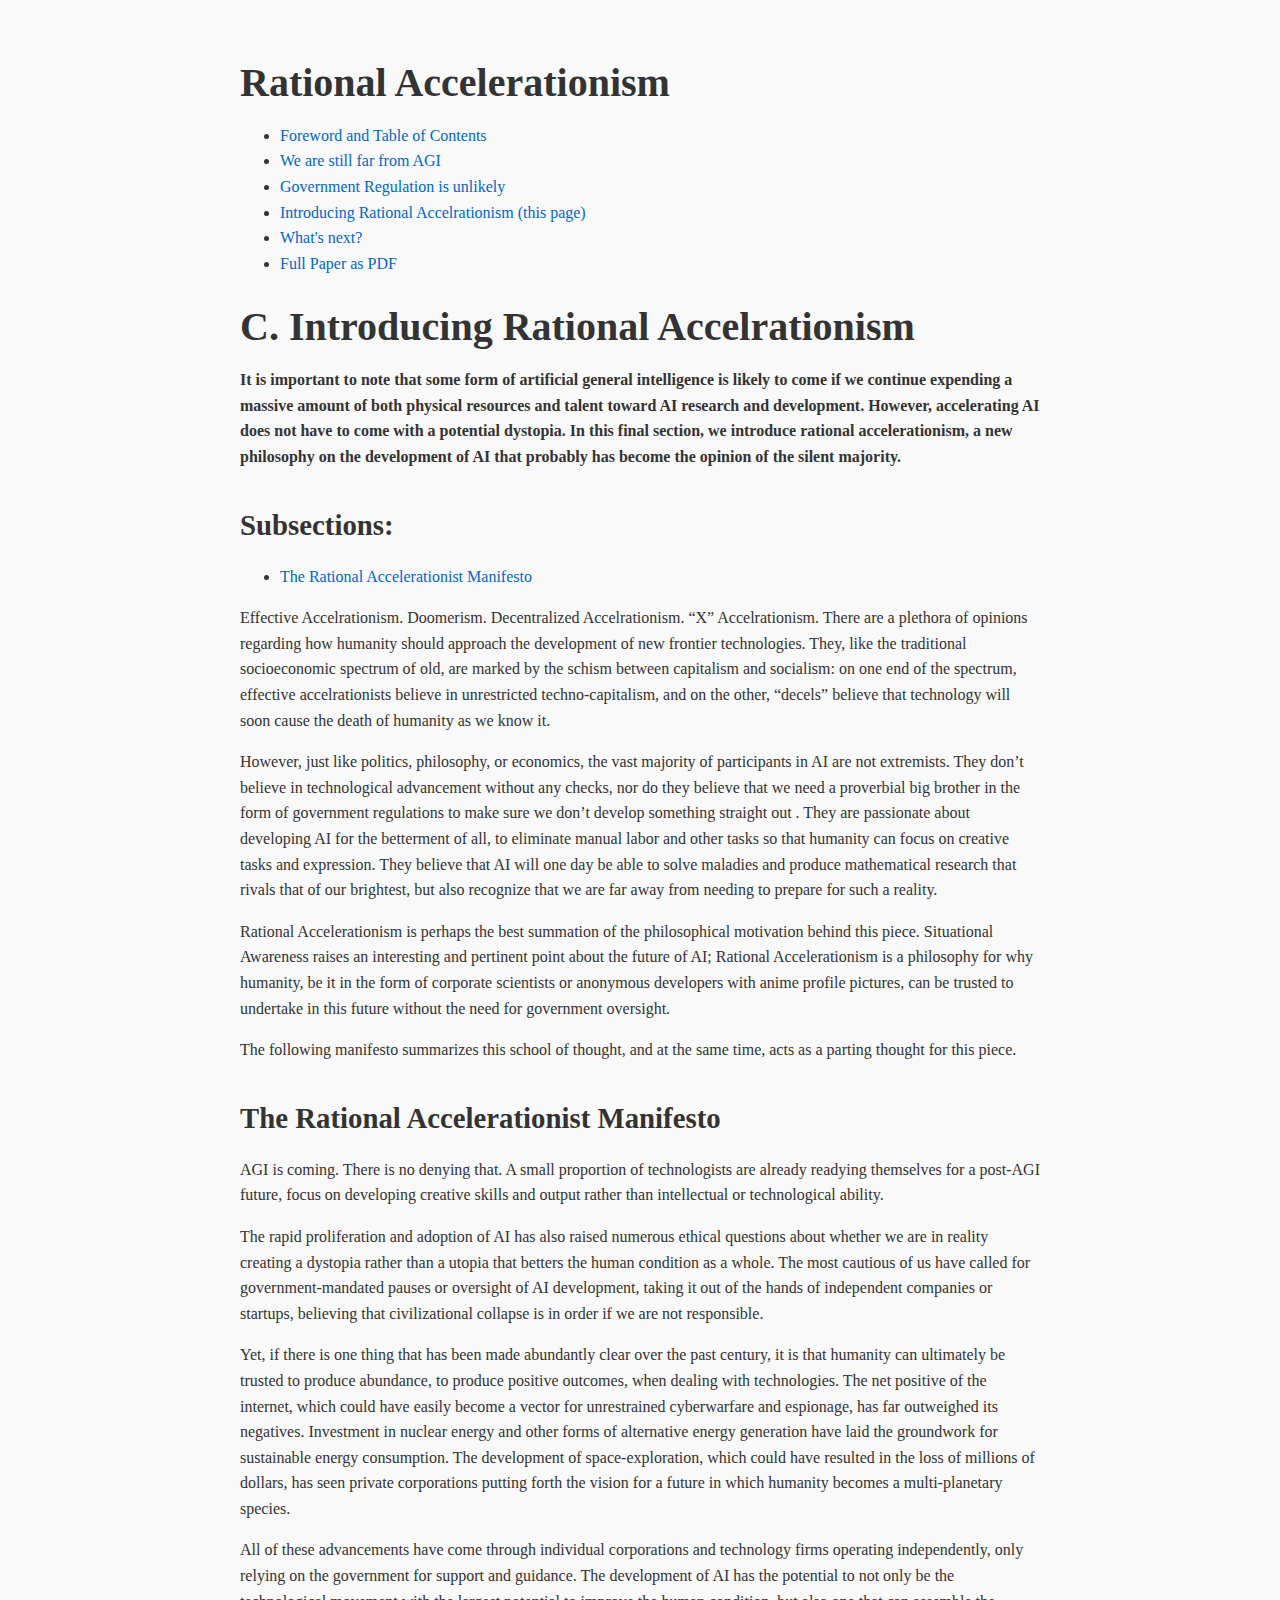
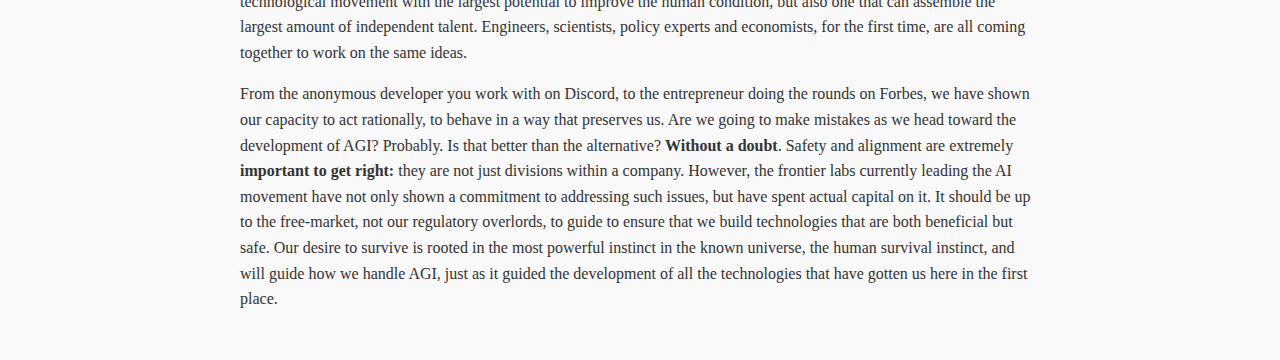
<file: part-c.html>
<!DOCTYPE html>
<html lang="en">
<head>
    <meta charset="UTF-8">
    <meta name="viewport" content="width=device-width, initial-scale=1.0">
    <title> Introducing Rational Accelrationism</title>
    <link rel="stylesheet" href="styles.css">
</head>
<header>
    <h1>Rational Accelerationism</h1>
    <nav>
        <ul>
            <li><a href="index.html">Foreword and Table of Contents</a></li>
            <li><a href="part-a.html">We are still far from AGI</a></li>
            <li><a href="part-b.html">Government Regulation is unlikely</a></li>
            <li><a href="part-c.html">Introducing Rational Accelrationism (this page)</a></li>
            <li><a href="part-d.html">What's next?</a></li>
            <li><a href = "images\rational-accelrationism.pdf">Full Paper as PDF</a></li>
        </ul>
    </nav>
</header>
<body>
    <main>
        <h1>C. Introducing Rational Accelrationism </h1>
        
        <p class="summary"><strong>It is important to note that some form of artificial general intelligence is likely to come if we continue expending a massive amount of both physical resources and talent toward AI research and development. However, accelerating AI does not have to come with a potential dystopia. In this final section, we introduce rational accelerationism, a new philosophy on the development of AI that probably has become the opinion of the silent majority. 
        </strong></p>

        
        <nav class="contents">
            <h2>Subsections:</h2>
            <ul>
                <li><a href="#mainfesto">The Rational Accelerationist Manifesto</a></li>
            </ul>
        </nav>
        <article>
<p>Effective Accelrationism. Doomerism. Decentralized Accelrationism. “X” Accelrationism. There are a plethora of opinions regarding how humanity should approach the development of new frontier technologies. They, like the traditional socioeconomic spectrum of old, are marked by the schism between capitalism and socialism: on one end of the spectrum, effective accelrationists believe in unrestricted techno-capitalism, and on the other, “decels” believe that technology will soon cause the death of humanity as we know it.</p>
<p>However, just like politics, philosophy, or economics, the vast majority of participants in AI are not extremists. They don’t believe in technological advancement without any checks, nor do they believe that we need a proverbial big brother in the form of government regulations to make sure we don’t develop something straight out <i></i>.  They are passionate about developing AI for the betterment of all, to eliminate manual labor and other tasks so that humanity can focus on creative tasks and expression. They believe that AI will one day be able to solve maladies and produce mathematical research that rivals that of our brightest, but also recognize that we are far away from needing to prepare for such a reality.  

</p>  
<p>Rational Accelerationism is perhaps the best summation of the philosophical motivation behind this piece. Situational Awareness raises an interesting and pertinent point about the future of AI; Rational Accelerationism is a philosophy for why humanity, be it in the form of corporate scientists or anonymous developers with anime profile pictures, can be trusted to undertake in this future without the need for government oversight. 
</p>
<p>The following manifesto summarizes this school of thought, and at the same time, acts as a parting thought for this piece. </p>     
</article>
        <section id="manifesto">
            <h2>The Rational Accelerationist Manifesto
            </h2>

            <article>
                <p>AGI is coming. There is no denying that. A small proportion of technologists are already readying themselves for a post-AGI future, focus on developing creative skills and output rather than intellectual or technological ability. </p>
                <p>The rapid proliferation and adoption of AI has also raised numerous ethical questions about whether we are in reality creating a dystopia rather than a utopia that betters the human condition as a whole. The most cautious of us have called for government-mandated pauses or oversight of AI development, taking it out of the hands of independent companies or startups, believing that civilizational collapse is in order if we are not responsible. </p>
           <p>Yet, if there is one thing that has been made abundantly clear over the past century, it is that humanity can ultimately be trusted to produce abundance, to produce positive outcomes, when dealing with technologies. The net positive of the internet, which could have easily become a vector for unrestrained cyberwarfare and espionage, has far outweighed its negatives. Investment in nuclear energy and other forms of alternative energy generation have laid the groundwork for sustainable energy consumption. The development of space-exploration, which could have resulted in the loss of millions of dollars, has seen private corporations putting forth the vision for a future in which humanity becomes a multi-planetary species.
        </p>
           
    <p>
        All of these advancements have come through individual corporations and technology firms operating independently, only relying on the government for support and guidance. The development of AI has the potential to not only be the technological movement with the largest potential to improve the human condition, but also one that can assemble the largest amount of independent talent. Engineers, scientists, policy experts and economists, for the first time, are all coming together to work on the same ideas.

    </p>
<p>From the anonymous developer you work with on Discord, to the entrepreneur doing the rounds on Forbes, we have shown our capacity to act rationally, to behave in a way that preserves us. Are we going to make mistakes as we head toward the development of AGI? <b></b>Probably. Is that better than the alternative? <b>Without a doubt</b>. Safety and alignment are extremely <b>important to get right:</b> they are not just divisions within a company. However, the frontier labs currently leading the AI movement have not only shown a commitment to addressing such issues, but have spent actual capital on it.  It should be up to the free-market, not our regulatory overlords, to guide to ensure that we build technologies that are both beneficial but safe.  Our desire to survive is rooted in the most powerful instinct in the known universe, the human survival instinct, and will guide how we handle AGI, just as it guided the development of all the technologies that have gotten us here in the first place.</p></article>
        </section>
</file>
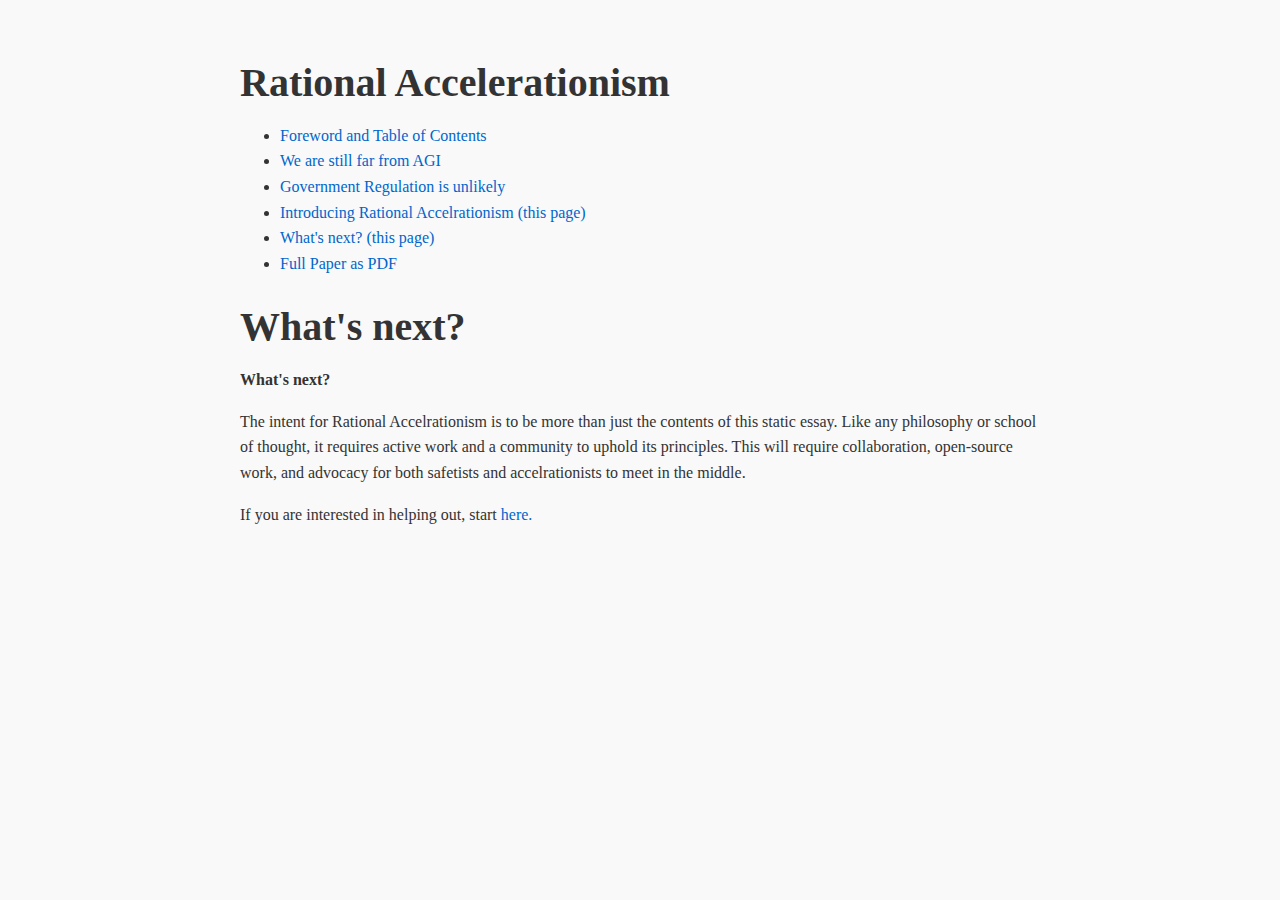
<file: part-d.html>
<!DOCTYPE html>
<html lang="en">
<head>
    <meta charset="UTF-8">
    <meta name="viewport" content="width=device-width, initial-scale=1.0">
    <title> Introducing Rational Accelrationism</title>
    <link rel="stylesheet" href="styles.css">
</head>
<header>
    <h1>Rational Accelerationism</h1>
    <nav>
        <ul>
            <li><a href="index.html">Foreword and Table of Contents</a></li>
            <li><a href="part-a.html">We are still far from AGI</a></li>
            <li><a href="part-b.html">Government Regulation is unlikely</a></li>
            <li><a href="part-c.html">Introducing Rational Accelrationism (this page)</a></li>
            <li><a href="part-d.html">What's next? (this page)</a></li>
            <li><a href = "images\rational-accelrationism.pdf">Full Paper as PDF</a></li>
        </ul>
    </nav>
</header>
<body>
    <main>
        <h1>What's next? </h1>
        
        <p class="summary"><strong>What's next?
        </strong></p>
<p>The intent for Rational Accelrationism is to be more than just the contents of this static essay. Like any philosophy or school of thought, it requires active work and a community to uphold its principles. This will require collaboration, open-source work, and advocacy for both safetists and accelrationists to meet in the middle. </p>     
<p>If you are interested in helping out, start <a href = "https://discord.gg/zm2SZ7NXME">here.</a></p>
</article>
</file>
<file: styles.css>
body {
    font-family: 'Merriweather', serif;
    max-width: 800px;
    margin: 0 auto;
    padding: 2rem;
    line-height: 1.6;
    color: #333;
    background-color: #f9f9f9;
}

h1 {
    font-size: 2.5rem;
    margin-bottom: 0.5rem;
    line-height: 1.2;
}

.author {
    font-style: italic;
    margin-bottom: 2rem;
}

h2 {
    font-size: 1.8rem;
    margin-top: 2rem;
    margin-bottom: 1rem;
}

p {
    margin-bottom: 1rem;
}

#table-of-contents {
    margin-top: 3rem;
}

#table-of-contents p {
    font-style: italic;
    margin-bottom: 1.5rem;
}

ol {
    padding-left: 1.5rem;
}

ol ol {
    list-style-type: lower-alpha;
}

a {
    color: #0066cc;
    text-decoration: none;
}

a:hover {
    text-decoration: underline;
}

@media (max-width: 600px) {
    body {
        padding: 1rem;
    }
    
    h1 {
        font-size: 2rem;
    }
}

article img {
    display: block;
    margin: 20px auto;
    max-width: 100%;
    height: auto;
    border: 1px solid #444;
    border-radius: 5px;
}

article figcaption {
    text-align: center;
    font-style: italic;
    color: #aaa;
    margin-top: 5px;
    margin-bottom: 20px;
    font-size: 0.875em; /* Smaller font size */
}

figure {
    display: flex;
    flex-direction: column;
    align-items: center;
}
</file>
